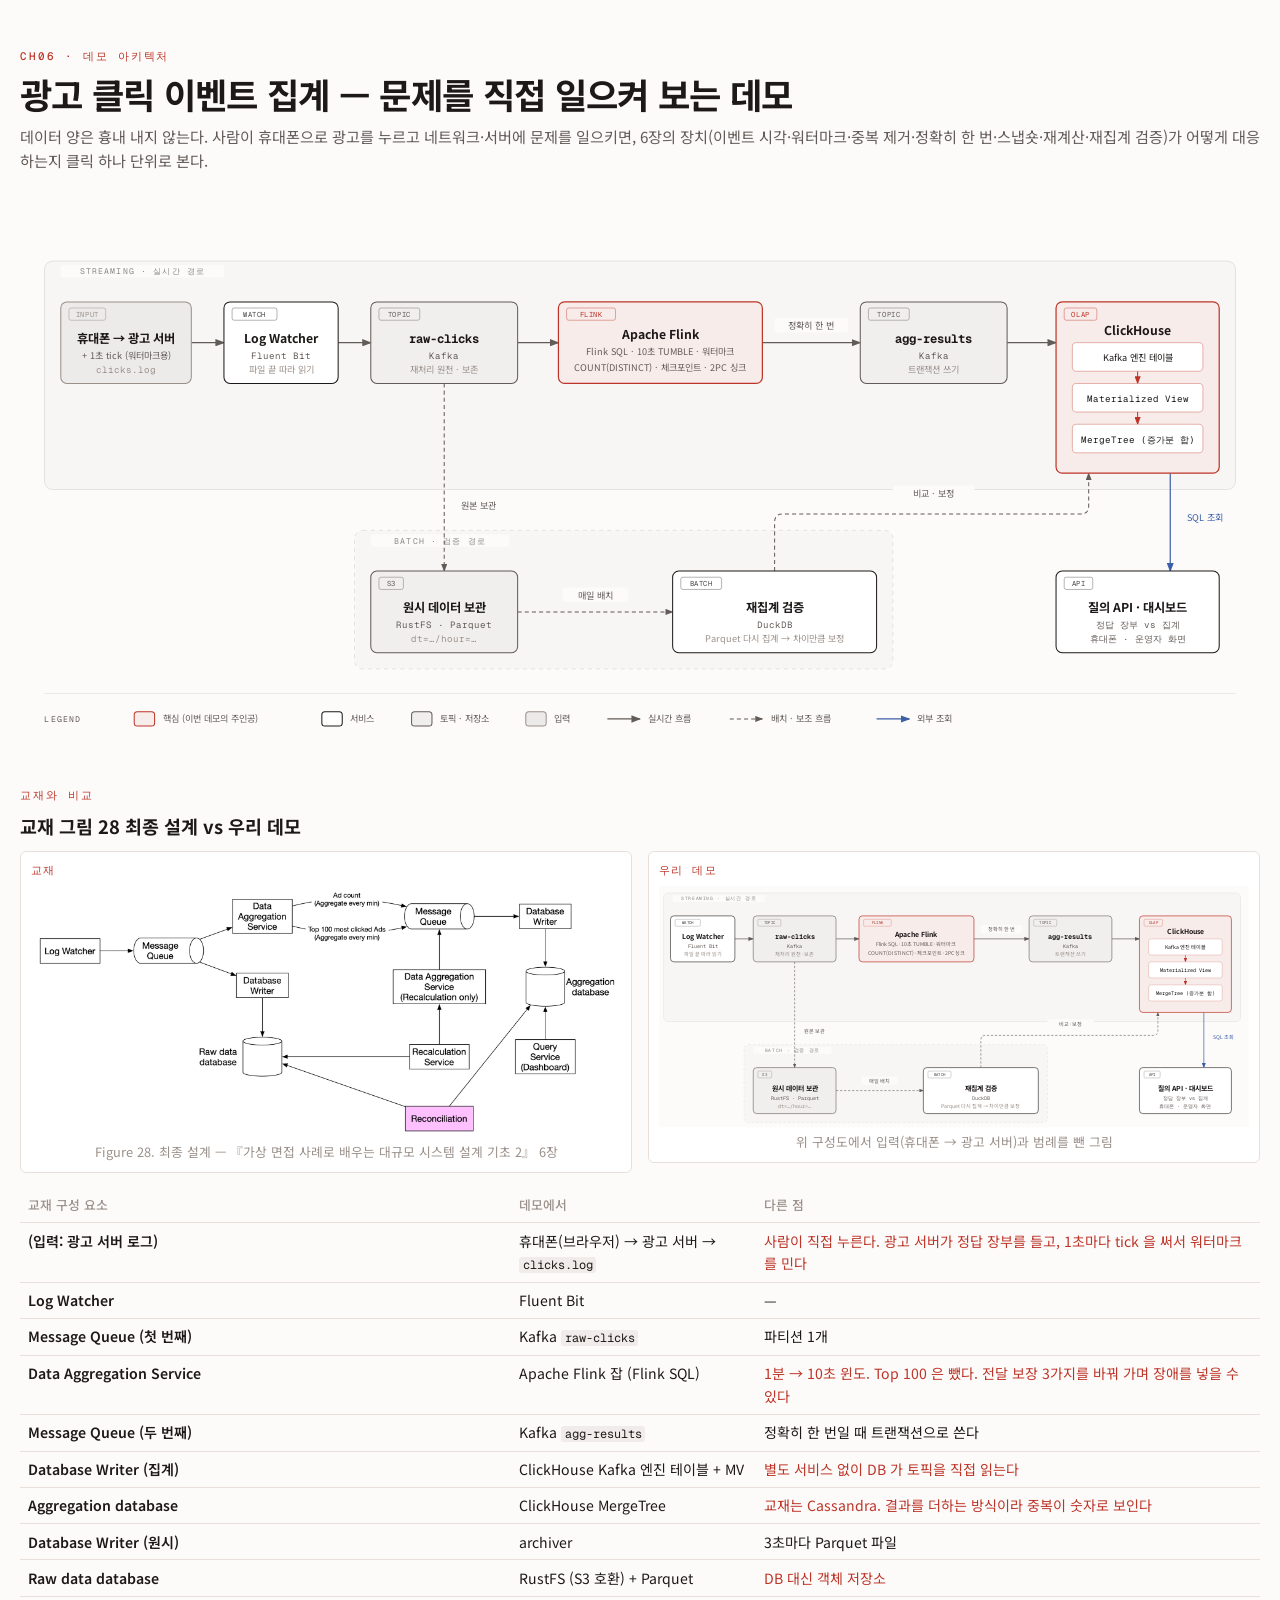
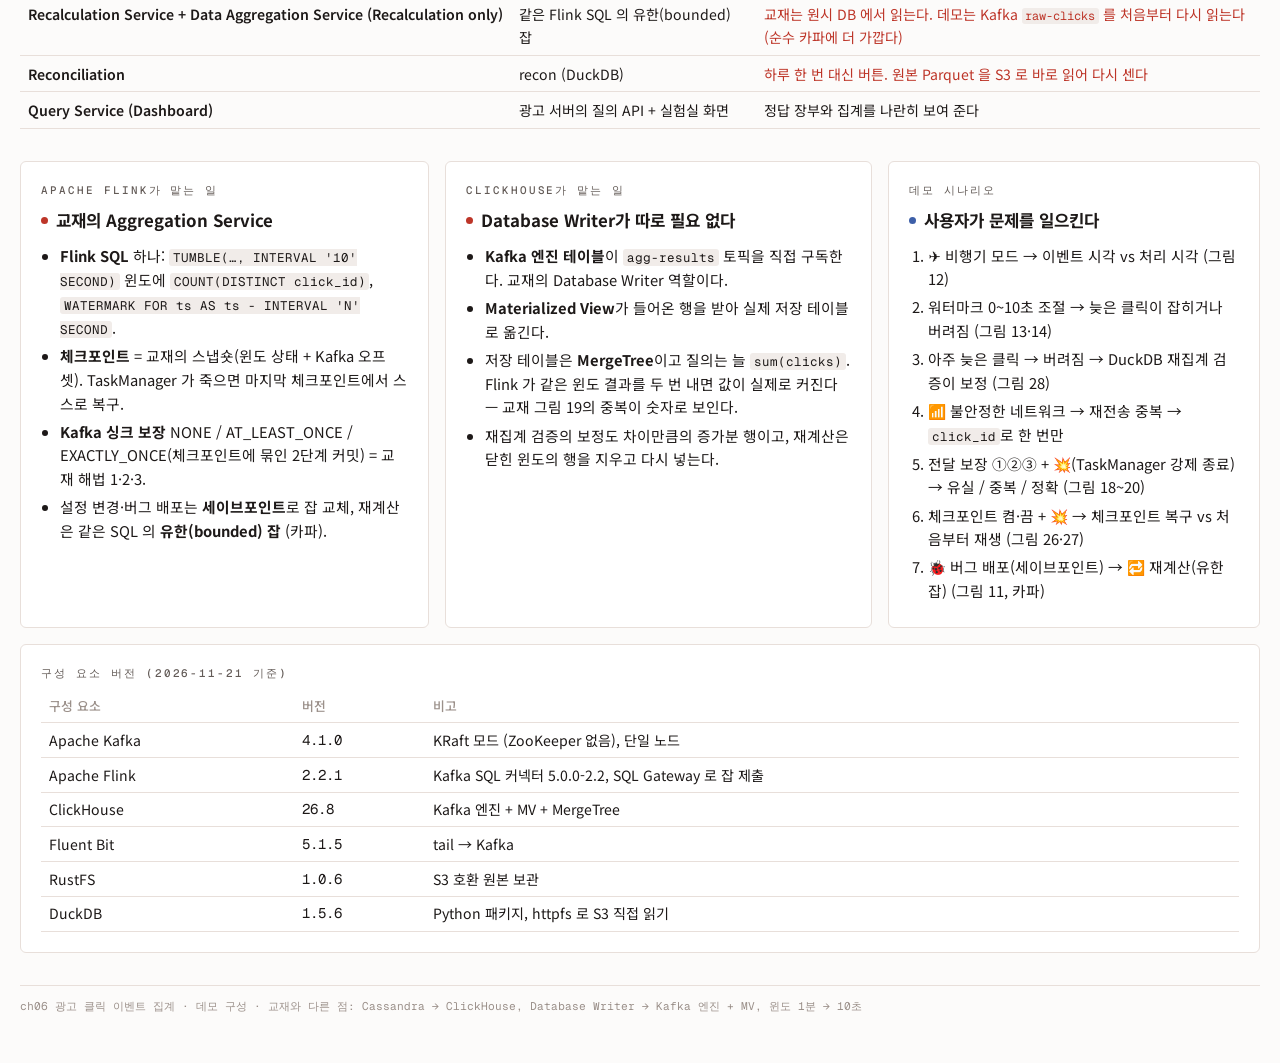
<file: ch06/architecture.html>
<!DOCTYPE html>
<html lang="ko">
<head>
  <meta charset="UTF-8">
  <meta name="viewport" content="width=device-width, initial-scale=1.0">
  <title>광고 클릭 집계 데모</title>
  <link href="https://fonts.googleapis.com/css2?family=Noto+Sans+KR:wght@400;500;700&family=Geist+Mono:wght@400;500;600&display=swap" rel="stylesheet">
  <style>
    *, *::before, *::after { box-sizing: border-box; margin: 0; padding: 0; }
    :root {
      --paper: #fcfbfa;
      --surface: #ffffff;
      --ink: #1d1918;
      --muted: #635b57;
      --soft: #9b908a;
      --rule: #e8dfda;
      --accent: #bd3528;
      --link: #3D5FA8;
      --font-sans: 'Noto Sans KR', 'Apple SD Gothic Neo', system-ui, sans-serif;
      --font-mono: 'Geist Mono', ui-monospace, monospace;
    }
    body {
      font-family: var(--font-sans);
      background: var(--paper);
      color: var(--ink);
      padding: 3rem 1rem;
      line-height: 1.6;
    }
    .frame { max-width: 1240px; margin: 0 auto; }
    .eyebrow {
      font-family: var(--font-mono);
      font-size: 0.68rem;
      font-weight: 500;
      letter-spacing: 0.18em;
      text-transform: uppercase;
      color: var(--accent);
      margin-bottom: 0.5rem;
    }
    h1 { font-size: clamp(1.6rem, 2.4vw + 0.75rem, 2.2rem); font-weight: 700; letter-spacing: -0.02em; line-height: 1.2; }
    .sub { color: var(--muted); margin: 0.5rem 0 2rem; font-size: 0.95rem; }
    .scroll { overflow-x: auto; }
    svg { width: 100%; min-width: 960px; display: block; }
    .cards { display: grid; grid-template-columns: 1.1fr 1.15fr 1fr; gap: 1rem; margin-top: 2rem; }
    @media (max-width: 760px) { .cards { grid-template-columns: 1fr; } }
    .card { background: var(--surface); border: 1px solid var(--rule); border-radius: 6px; padding: 1.25rem; }
    .card .eyebrow { color: var(--muted); }
    .card h3 { font-size: 1.05rem; margin-bottom: 0.6rem; display: flex; align-items: center; gap: 0.5rem; }
    .dot { width: 7px; height: 7px; border-radius: 50%; display: inline-block; }
    .dot.accent { background: var(--accent); }
    .dot.link { background: var(--link); }
    .card ol, .card ul { padding-left: 1.2rem; font-size: 0.92rem; }
    .card li { margin: 0.3rem 0; }
    code { font-family: var(--font-mono); font-size: 0.85em; background: #f1ece9; padding: 0 0.3em; border-radius: 3px; }
    .book { margin-top: 2rem; }
    .book h2 { font-size: 1.15rem; margin-bottom: 0.4rem; }
    .book .side { display: grid; grid-template-columns: 1fr 1fr; gap: 1rem; align-items: start; margin: 0.6rem 0 1rem; }
    @media (max-width: 900px) { .book .side { grid-template-columns: 1fr; } }
    .book figure { margin: 0; text-align: center; background: #fff; border: 1px solid var(--rule); border-radius: 6px; padding: 0.6rem; }
    .book .side-label { font-family: var(--font-mono); font-size: 0.7rem; letter-spacing: 0.14em; color: var(--accent); text-align: left; margin-bottom: 0.4rem; }
    .book .cmp-wrap svg.cmp-svg { min-width: 0; width: 100%; height: auto; }
    .book img { max-width: 100%; height: auto; display: block; margin: 0 auto; }
    .book figcaption { font-size: 0.8rem; color: var(--soft); margin-top: 0.3rem; }
    .book table { width: 100%; border-collapse: collapse; font-size: 0.88rem; }
    .book th, .book td { text-align: left; padding: 0.4rem 0.5rem; border-bottom: 1px solid var(--rule); vertical-align: top; }
    .book th { color: var(--soft); font-weight: 500; font-size: 0.8rem; }
    .book td:first-child { white-space: nowrap; font-weight: 600; }
    .book .diff { color: var(--accent); }
    .versions { margin-top: 1rem; }
    .versions table { width: 100%; border-collapse: collapse; font-size: 0.88rem; }
    .versions th, .versions td { text-align: left; padding: 0.35rem 0.5rem; border-bottom: 1px solid var(--rule); }
    .versions th { color: var(--soft); font-weight: 500; font-size: 0.8rem; }
    .versions td.v { font-family: var(--font-mono); white-space: nowrap; }
    footer { margin-top: 2rem; padding-top: 0.75rem; border-top: 1px solid var(--rule); font-family: var(--font-mono); font-size: 0.7rem; color: var(--soft); }
  </style>
</head>
<body>
  <div class="frame">
    <p class="eyebrow">ch06 · 데모 아키텍처</p>
    <h1>광고 클릭 이벤트 집계 — 문제를 직접 일으켜 보는 데모</h1>
    <p class="sub">데이터 양은 흉내 내지 않는다. 사람이 휴대폰으로 광고를 누르고 네트워크·서버에 문제를 일으키면, 6장의 장치(이벤트 시각·워터마크·중복 제거·정확히 한 번·스냅숏·재계산·재집계 검증)가 어떻게 대응하는지 클릭 하나 단위로 본다.</p>

    <div class="scroll">
    <svg viewBox="0 0 1216 540" xmlns="http://www.w3.org/2000/svg" role="img" aria-labelledby="ch06-demo-title ch06-demo-desc">
      <title id="ch06-demo-title">광고 클릭 이벤트 집계 데모 아키텍처</title>
      <desc id="ch06-demo-desc">휴대폰 클릭이 광고 서버 로그와 Fluent Bit, Kafka를 거쳐 Apache Flink 잡에서 10초 윈도로 집계되고, 결과 토픽을 ClickHouse가 Kafka 엔진으로 직접 받아 저장하며, 원시 이벤트는 RustFS에 Parquet로 보관했다가 DuckDB 배치가 매일 재집계해 ClickHouse 결과를 비교·보정하는 구조.</desc>
      <defs>
        <marker id="arrow" markerWidth="8" markerHeight="6" refX="7" refY="3" orient="auto"><polygon points="0 0, 8 3, 0 6" fill="#635b57"/></marker>
        <marker id="arrow-accent" markerWidth="8" markerHeight="6" refX="7" refY="3" orient="auto"><polygon points="0 0, 8 3, 0 6" fill="#bd3528"/></marker>
        <marker id="arrow-link" markerWidth="8" markerHeight="6" refX="7" refY="3" orient="auto"><polygon points="0 0, 8 3, 0 6" fill="#3D5FA8"/></marker>
      </defs>

      <rect width="100%" height="100%" fill="#fcfbfa"/>

      <!-- ===== Zones ===== -->
      <rect x="24" y="56" width="1168" height="224" rx="8" fill="rgba(29,25,24,0.02)" stroke="rgba(29,25,24,0.12)" stroke-width="0.8"/>
      <rect x="40" y="60" width="160" height="12" rx="2" fill="#fcfbfa"/>
      <text x="120" y="69" fill="rgba(29,25,24,0.50)" font-size="8" font-family="'Geist Mono', monospace" text-anchor="middle" letter-spacing="0.14em">STREAMING · 실시간 경로</text>

      <rect x="328" y="320" width="528" height="136" rx="8" fill="rgba(29,25,24,0.02)" stroke="rgba(29,25,24,0.12)" stroke-width="0.8" stroke-dasharray="4,4"/>
      <rect x="344" y="324" width="136" height="12" rx="2" fill="#fcfbfa"/>
      <text x="412" y="333" fill="rgba(29,25,24,0.50)" font-size="8" font-family="'Geist Mono', monospace" text-anchor="middle" letter-spacing="0.14em">BATCH · 검증 경로</text>

      <!-- ===== Arrows (drawn before nodes) ===== -->
      <line x1="168" y1="136" x2="200" y2="136" stroke="#635b57" stroke-width="1.2" marker-end="url(#arrow)"/>
      <line x1="312" y1="136" x2="344" y2="136" stroke="#635b57" stroke-width="1.2" marker-end="url(#arrow)"/>
      <line x1="488" y1="136" x2="528" y2="136" stroke="#635b57" stroke-width="1.2" marker-end="url(#arrow)"/>

      <line x1="728" y1="136" x2="824" y2="136" stroke="#635b57" stroke-width="1.2" marker-end="url(#arrow)"/>
      <rect x="740" y="112" width="72" height="14" rx="2" fill="#fcfbfa"/>
      <text x="776" y="123" fill="#635b57" font-size="9" font-family="'Noto Sans KR', sans-serif" text-anchor="middle">정확히 한 번</text>

      <line x1="968" y1="136" x2="1016" y2="136" stroke="#635b57" stroke-width="1.2" marker-end="url(#arrow)"/>

      <!-- ClickHouse -> Query API -->
      <line x1="1128" y1="264" x2="1128" y2="360" stroke="#3D5FA8" stroke-width="1.2" marker-end="url(#arrow-link)"/>
      <rect x="1136" y="300" width="52" height="14" rx="2" fill="#fcfbfa"/>
      <text x="1162" y="311" fill="#3D5FA8" font-size="9" font-family="'Noto Sans KR', sans-serif" text-anchor="middle">SQL 조회</text>

      <!-- raw-clicks -> RustFS -->
      <line x1="416" y1="176" x2="416" y2="360" stroke="#635b57" stroke-width="1" stroke-dasharray="4,3" marker-end="url(#arrow)"/>
      <rect x="424" y="288" width="52" height="14" rx="2" fill="#fcfbfa"/>
      <text x="450" y="299" fill="#635b57" font-size="9" font-family="'Noto Sans KR', sans-serif" text-anchor="middle">원본 보관</text>

      <!-- RustFS -> DuckDB -->
      <line x1="488" y1="400" x2="640" y2="400" stroke="#635b57" stroke-width="1" stroke-dasharray="4,3" marker-end="url(#arrow)"/>
      <rect x="532" y="376" width="64" height="14" rx="2" fill="#fcfbfa"/>
      <text x="564" y="387" fill="#635b57" font-size="9" font-family="'Noto Sans KR', sans-serif" text-anchor="middle">매일 배치</text>

      <!-- DuckDB -> ClickHouse (reconcile) -->
      <path d="M 740,360 V 312 Q 740,304 748,304 H 1040 Q 1048,304 1048,296 V 264" fill="none" stroke="#635b57" stroke-width="1" stroke-dasharray="4,3" marker-end="url(#arrow)"/>
      <rect x="856" y="276" width="80" height="14" rx="2" fill="#fcfbfa"/>
      <text x="896" y="287" fill="#635b57" font-size="9" font-family="'Noto Sans KR', sans-serif" text-anchor="middle">비교 · 보정</text>

      <!-- ===== Nodes ===== -->

      <!-- 1. Click Generator (input) -->
      <rect x="40" y="96" width="128" height="80" rx="6" fill="#fcfbfa"/>
      <rect x="40" y="96" width="128" height="80" rx="6" fill="rgba(99,91,87,0.10)" stroke="#9b908a" stroke-width="1"/>
      <rect x="48" y="102" width="36" height="12" rx="2" fill="transparent" stroke="rgba(155,144,138,0.6)" stroke-width="0.8"/>
      <text x="66" y="111" fill="#9b908a" font-size="7" font-family="'Geist Mono', monospace" text-anchor="middle" letter-spacing="0.08em">INPUT</text>
      <text x="104" y="136" fill="#1d1918" font-size="12" font-weight="700" font-family="'Noto Sans KR', sans-serif" text-anchor="middle">휴대폰 → 광고 서버</text>
      <text x="104" y="152" fill="#635b57" font-size="9" font-family="'Noto Sans KR', sans-serif" text-anchor="middle">+ 1초 tick (워터마크용)</text>
      <text x="104" y="166" fill="#9b908a" font-size="9" font-family="'Geist Mono', monospace" text-anchor="middle">clicks.log</text>

      <!-- 2. Fluent Bit (log watcher) -->
      <rect x="200" y="96" width="112" height="80" rx="6" fill="#fcfbfa"/>
      <rect x="200" y="96" width="112" height="80" rx="6" fill="#ffffff" stroke="#1d1918" stroke-width="1"/>
      <rect x="208" y="102" width="44" height="12" rx="2" fill="transparent" stroke="rgba(29,25,24,0.40)" stroke-width="0.8"/>
      <text x="230" y="111" fill="rgba(29,25,24,0.8)" font-size="7" font-family="'Geist Mono', monospace" text-anchor="middle" letter-spacing="0.08em">WATCH</text>
      <text x="256" y="136" fill="#1d1918" font-size="12" font-weight="700" font-family="'Noto Sans KR', sans-serif" text-anchor="middle">Log Watcher</text>
      <text x="256" y="152" fill="#635b57" font-size="9" font-family="'Geist Mono', monospace" text-anchor="middle">Fluent Bit</text>
      <text x="256" y="166" fill="#9b908a" font-size="9" font-family="'Noto Sans KR', sans-serif" text-anchor="middle">파일 끝 따라 읽기</text>

      <!-- 3. raw-clicks topic -->
      <rect x="344" y="96" width="144" height="80" rx="6" fill="#fcfbfa"/>
      <rect x="344" y="96" width="144" height="80" rx="6" fill="rgba(29,25,24,0.05)" stroke="#635b57" stroke-width="1"/>
      <rect x="352" y="102" width="40" height="12" rx="2" fill="transparent" stroke="rgba(99,91,87,0.5)" stroke-width="0.8"/>
      <text x="372" y="111" fill="#635b57" font-size="7" font-family="'Geist Mono', monospace" text-anchor="middle" letter-spacing="0.08em">TOPIC</text>
      <text x="416" y="136" fill="#1d1918" font-size="12" font-weight="700" font-family="'Geist Mono', monospace" text-anchor="middle">raw-clicks</text>
      <text x="416" y="152" fill="#635b57" font-size="9" font-family="'Geist Mono', monospace" text-anchor="middle">Kafka</text>
      <text x="416" y="166" fill="#9b908a" font-size="9" font-family="'Noto Sans KR', sans-serif" text-anchor="middle">재처리 원천 · 보존</text>

      <!-- 4. Aggregation Service (focal) -->
      <rect x="528" y="96" width="200" height="80" rx="6" fill="#fcfbfa"/>
      <rect x="528" y="96" width="200" height="80" rx="6" fill="rgba(189,53,40,0.07)" stroke="#bd3528" stroke-width="1.2"/>
      <rect x="536" y="102" width="48" height="12" rx="2" fill="transparent" stroke="rgba(189,53,40,0.5)" stroke-width="0.8"/>
      <text x="560" y="111" fill="#bd3528" font-size="7" font-family="'Geist Mono', monospace" text-anchor="middle" letter-spacing="0.08em">FLINK</text>
      <text x="628" y="132" fill="#1d1918" font-size="12" font-weight="700" font-family="'Noto Sans KR', sans-serif" text-anchor="middle">Apache Flink</text>
      <text x="628" y="148" fill="#635b57" font-size="9" font-family="'Noto Sans KR', sans-serif" text-anchor="middle">Flink SQL · 10초 TUMBLE · 워터마크</text>
      <text x="628" y="164" fill="#635b57" font-size="9" font-family="'Noto Sans KR', sans-serif" text-anchor="middle">COUNT(DISTINCT) · 체크포인트 · 2PC 싱크</text>

      <!-- 5. agg-results topic -->
      <rect x="824" y="96" width="144" height="80" rx="6" fill="#fcfbfa"/>
      <rect x="824" y="96" width="144" height="80" rx="6" fill="rgba(29,25,24,0.05)" stroke="#635b57" stroke-width="1"/>
      <rect x="832" y="102" width="40" height="12" rx="2" fill="transparent" stroke="rgba(99,91,87,0.5)" stroke-width="0.8"/>
      <text x="852" y="111" fill="#635b57" font-size="7" font-family="'Geist Mono', monospace" text-anchor="middle" letter-spacing="0.08em">TOPIC</text>
      <text x="896" y="136" fill="#1d1918" font-size="12" font-weight="700" font-family="'Geist Mono', monospace" text-anchor="middle">agg-results</text>
      <text x="896" y="152" fill="#635b57" font-size="9" font-family="'Geist Mono', monospace" text-anchor="middle">Kafka</text>
      <text x="896" y="166" fill="#9b908a" font-size="9" font-family="'Noto Sans KR', sans-serif" text-anchor="middle">트랜잭션 쓰기</text>

      <!-- 6. ClickHouse (focal, with internals) -->
      <rect x="1016" y="96" width="160" height="168" rx="6" fill="#fcfbfa"/>
      <rect x="1016" y="96" width="160" height="168" rx="6" fill="rgba(189,53,40,0.07)" stroke="#bd3528" stroke-width="1.2"/>
      <rect x="1024" y="102" width="32" height="12" rx="2" fill="transparent" stroke="rgba(189,53,40,0.5)" stroke-width="0.8"/>
      <text x="1040" y="111" fill="#bd3528" font-size="7" font-family="'Geist Mono', monospace" text-anchor="middle" letter-spacing="0.08em">OLAP</text>
      <text x="1096" y="128" fill="#1d1918" font-size="12" font-weight="700" font-family="'Noto Sans KR', sans-serif" text-anchor="middle">ClickHouse</text>
      <!-- internal chips -->
      <line x1="1096" y1="164" x2="1096" y2="176" stroke="#bd3528" stroke-width="1" marker-end="url(#arrow-accent)"/>
      <line x1="1096" y1="204" x2="1096" y2="216" stroke="#bd3528" stroke-width="1" marker-end="url(#arrow-accent)"/>
      <rect x="1032" y="136" width="128" height="28" rx="4" fill="#ffffff" stroke="rgba(189,53,40,0.45)" stroke-width="0.8"/>
      <text x="1096" y="154" fill="#1d1918" font-size="9" font-family="'Noto Sans KR', sans-serif" text-anchor="middle">Kafka 엔진 테이블</text>
      <rect x="1032" y="176" width="128" height="28" rx="4" fill="#ffffff" stroke="rgba(189,53,40,0.45)" stroke-width="0.8"/>
      <text x="1096" y="194" fill="#1d1918" font-size="9" font-family="'Geist Mono', monospace" text-anchor="middle">Materialized View</text>
      <rect x="1032" y="216" width="128" height="28" rx="4" fill="#ffffff" stroke="rgba(189,53,40,0.45)" stroke-width="0.8"/>
      <text x="1096" y="234" fill="#1d1918" font-size="9" font-family="'Geist Mono', monospace" text-anchor="middle">MergeTree (증가분 합)</text>

      <!-- 7. Query API + dashboard -->
      <rect x="1016" y="360" width="160" height="80" rx="6" fill="#fcfbfa"/>
      <rect x="1016" y="360" width="160" height="80" rx="6" fill="#ffffff" stroke="#1d1918" stroke-width="1"/>
      <rect x="1024" y="366" width="28" height="12" rx="2" fill="transparent" stroke="rgba(29,25,24,0.40)" stroke-width="0.8"/>
      <text x="1038" y="375" fill="rgba(29,25,24,0.8)" font-size="7" font-family="'Geist Mono', monospace" text-anchor="middle" letter-spacing="0.08em">API</text>
      <text x="1096" y="400" fill="#1d1918" font-size="12" font-weight="700" font-family="'Noto Sans KR', sans-serif" text-anchor="middle">질의 API · 대시보드</text>
      <text x="1096" y="416" fill="#635b57" font-size="9" font-family="'Geist Mono', monospace" text-anchor="middle">정답 장부 vs 집계</text>
      <text x="1096" y="430" fill="#635b57" font-size="9" font-family="'Geist Mono', monospace" text-anchor="middle">휴대폰 · 운영자 화면</text>

      <!-- 8. RustFS raw archive -->
      <rect x="344" y="360" width="144" height="80" rx="6" fill="#fcfbfa"/>
      <rect x="344" y="360" width="144" height="80" rx="6" fill="rgba(29,25,24,0.05)" stroke="#635b57" stroke-width="1"/>
      <rect x="352" y="366" width="24" height="12" rx="2" fill="transparent" stroke="rgba(99,91,87,0.5)" stroke-width="0.8"/>
      <text x="364" y="375" fill="#635b57" font-size="7" font-family="'Geist Mono', monospace" text-anchor="middle" letter-spacing="0.08em">S3</text>
      <text x="416" y="400" fill="#1d1918" font-size="12" font-weight="700" font-family="'Noto Sans KR', sans-serif" text-anchor="middle">원시 데이터 보관</text>
      <text x="416" y="416" fill="#635b57" font-size="9" font-family="'Geist Mono', monospace" text-anchor="middle">RustFS · Parquet</text>
      <text x="416" y="430" fill="#9b908a" font-size="9" font-family="'Geist Mono', monospace" text-anchor="middle">dt=…/hour=…</text>

      <!-- 9. DuckDB reconciliation -->
      <rect x="640" y="360" width="200" height="80" rx="6" fill="#fcfbfa"/>
      <rect x="640" y="360" width="200" height="80" rx="6" fill="#ffffff" stroke="#1d1918" stroke-width="1"/>
      <rect x="648" y="366" width="40" height="12" rx="2" fill="transparent" stroke="rgba(29,25,24,0.40)" stroke-width="0.8"/>
      <text x="668" y="375" fill="rgba(29,25,24,0.8)" font-size="7" font-family="'Geist Mono', monospace" text-anchor="middle" letter-spacing="0.08em">BATCH</text>
      <text x="740" y="400" fill="#1d1918" font-size="12" font-weight="700" font-family="'Noto Sans KR', sans-serif" text-anchor="middle">재집계 검증</text>
      <text x="740" y="416" fill="#635b57" font-size="9" font-family="'Geist Mono', monospace" text-anchor="middle">DuckDB</text>
      <text x="740" y="430" fill="#9b908a" font-size="9" font-family="'Noto Sans KR', sans-serif" text-anchor="middle">Parquet 다시 집계 → 차이만큼 보정</text>

      <!-- ===== Legend ===== -->
      <line x1="24" y1="480" x2="1192" y2="480" stroke="rgba(29,25,24,0.10)" stroke-width="0.8"/>
      <text x="24" y="508" fill="#635b57" font-size="8" font-family="'Geist Mono', monospace" letter-spacing="0.14em">LEGEND</text>

      <rect x="112" y="498" width="20" height="14" rx="3" fill="rgba(189,53,40,0.07)" stroke="#bd3528" stroke-width="1"/>
      <text x="140" y="508" fill="#635b57" font-size="9" font-family="'Noto Sans KR', sans-serif">핵심 (이번 데모의 주인공)</text>

      <rect x="296" y="498" width="20" height="14" rx="3" fill="#ffffff" stroke="#1d1918" stroke-width="1"/>
      <text x="324" y="508" fill="#635b57" font-size="9" font-family="'Noto Sans KR', sans-serif">서비스</text>

      <rect x="384" y="498" width="20" height="14" rx="3" fill="rgba(29,25,24,0.05)" stroke="#635b57" stroke-width="1"/>
      <text x="412" y="508" fill="#635b57" font-size="9" font-family="'Noto Sans KR', sans-serif">토픽 · 저장소</text>

      <rect x="496" y="498" width="20" height="14" rx="3" fill="rgba(99,91,87,0.10)" stroke="#9b908a" stroke-width="1"/>
      <text x="524" y="508" fill="#635b57" font-size="9" font-family="'Noto Sans KR', sans-serif">입력</text>

      <line x1="576" y1="505" x2="608" y2="505" stroke="#635b57" stroke-width="1.2" marker-end="url(#arrow)"/>
      <text x="616" y="508" fill="#635b57" font-size="9" font-family="'Noto Sans KR', sans-serif">실시간 흐름</text>

      <line x1="696" y1="505" x2="728" y2="505" stroke="#635b57" stroke-width="1" stroke-dasharray="4,3" marker-end="url(#arrow)"/>
      <text x="736" y="508" fill="#635b57" font-size="9" font-family="'Noto Sans KR', sans-serif">배치 · 보조 흐름</text>

      <line x1="840" y1="505" x2="872" y2="505" stroke="#3D5FA8" stroke-width="1.2" marker-end="url(#arrow-link)"/>
      <text x="880" y="508" fill="#635b57" font-size="9" font-family="'Noto Sans KR', sans-serif">외부 조회</text>
    </svg>
    </div>

    <section class="book">
      <p class="eyebrow">교재와 비교</p>
      <h2>교재 그림 28 최종 설계 vs 우리 데모</h2>
      <div class="side">
        <figure>
          <p class="side-label">교재</p>
          <img src="[data-uri]" alt="교재 Figure 28 최종 설계: Log Watcher, 두 개의 Message Queue, Data Aggregation Service, Database Writer 두 개, Raw data database, Aggregation database, Recalculation Service, Reconciliation, Query Service">
          <figcaption>Figure 28. 최종 설계 — 『가상 면접 사례로 배우는 대규모 시스템 설계 기초 2』 6장</figcaption>
        </figure>
        <figure>
          <p class="side-label">우리 데모</p>
          <div class="cmp-wrap"><svg class="cmp-svg" viewBox="180 44 1028 420" xmlns="http://www.w3.org/2000/svg" role="img" aria-labelledby="ch06-demo-cmp-title ch06-demo-cmp-desc">
      <title id="ch06-demo-cmp-title">광고 클릭 이벤트 집계 데모 아키텍처</title>
      <desc id="ch06-demo-cmp-desc">Fluent Bit 이 읽은 클릭 로그가 Kafka 를 거쳐 Apache Flink 잡에서 10초 윈도로 집계되고, ClickHouse 가 Kafka 엔진으로 결과를 받아 저장하며, 원시 이벤트는 RustFS 에 Parquet 로 보관했다가 DuckDB 재집계 검증이 ClickHouse 결과를 비교·보정하는 구조.</desc>
      <defs>
        <marker id="cmp-arrow" markerWidth="8" markerHeight="6" refX="7" refY="3" orient="auto"><polygon points="0 0, 8 3, 0 6" fill="#635b57"/></marker>
        <marker id="cmp-arrow-accent" markerWidth="8" markerHeight="6" refX="7" refY="3" orient="auto"><polygon points="0 0, 8 3, 0 6" fill="#bd3528"/></marker>
        <marker id="cmp-arrow-link" markerWidth="8" markerHeight="6" refX="7" refY="3" orient="auto"><polygon points="0 0, 8 3, 0 6" fill="#3D5FA8"/></marker>
      </defs>

      <rect x="180" y="44" width="1028" height="420" fill="#fcfbfa"/>

      <!-- ===== Zones ===== -->
      <rect x="188" y="56" width="1004" height="224" rx="8" fill="rgba(29,25,24,0.02)" stroke="rgba(29,25,24,0.12)" stroke-width="0.8"/>
      <rect x="204" y="60" width="160" height="12" rx="2" fill="#fcfbfa"/>
      <text x="284" y="69" fill="rgba(29,25,24,0.50)" font-size="8" font-family="'Geist Mono', monospace" text-anchor="middle" letter-spacing="0.14em">STREAMING · 실시간 경로</text>

      <rect x="328" y="320" width="528" height="136" rx="8" fill="rgba(29,25,24,0.02)" stroke="rgba(29,25,24,0.12)" stroke-width="0.8" stroke-dasharray="4,4"/>
      <rect x="344" y="324" width="136" height="12" rx="2" fill="#fcfbfa"/>
      <text x="412" y="333" fill="rgba(29,25,24,0.50)" font-size="8" font-family="'Geist Mono', monospace" text-anchor="middle" letter-spacing="0.14em">BATCH · 검증 경로</text>

      <!-- ===== Arrows (drawn before nodes) ===== -->
      
      <line x1="312" y1="136" x2="344" y2="136" stroke="#635b57" stroke-width="1.2" marker-end="url(#cmp-arrow)"/>
      <line x1="488" y1="136" x2="528" y2="136" stroke="#635b57" stroke-width="1.2" marker-end="url(#cmp-arrow)"/>

      <line x1="728" y1="136" x2="824" y2="136" stroke="#635b57" stroke-width="1.2" marker-end="url(#cmp-arrow)"/>
      <rect x="740" y="112" width="72" height="14" rx="2" fill="#fcfbfa"/>
      <text x="776" y="123" fill="#635b57" font-size="9" font-family="'Noto Sans KR', sans-serif" text-anchor="middle">정확히 한 번</text>

      <line x1="968" y1="136" x2="1016" y2="136" stroke="#635b57" stroke-width="1.2" marker-end="url(#cmp-arrow)"/>

      <!-- ClickHouse -> Query API -->
      <line x1="1128" y1="264" x2="1128" y2="360" stroke="#3D5FA8" stroke-width="1.2" marker-end="url(#cmp-arrow-link)"/>
      <rect x="1136" y="300" width="52" height="14" rx="2" fill="#fcfbfa"/>
      <text x="1162" y="311" fill="#3D5FA8" font-size="9" font-family="'Noto Sans KR', sans-serif" text-anchor="middle">SQL 조회</text>

      <!-- raw-clicks -> RustFS -->
      <line x1="416" y1="176" x2="416" y2="360" stroke="#635b57" stroke-width="1" stroke-dasharray="4,3" marker-end="url(#cmp-arrow)"/>
      <rect x="424" y="288" width="52" height="14" rx="2" fill="#fcfbfa"/>
      <text x="450" y="299" fill="#635b57" font-size="9" font-family="'Noto Sans KR', sans-serif" text-anchor="middle">원본 보관</text>

      <!-- RustFS -> DuckDB -->
      <line x1="488" y1="400" x2="640" y2="400" stroke="#635b57" stroke-width="1" stroke-dasharray="4,3" marker-end="url(#cmp-arrow)"/>
      <rect x="532" y="376" width="64" height="14" rx="2" fill="#fcfbfa"/>
      <text x="564" y="387" fill="#635b57" font-size="9" font-family="'Noto Sans KR', sans-serif" text-anchor="middle">매일 배치</text>

      <!-- DuckDB -> ClickHouse (reconcile) -->
      <path d="M 740,360 V 312 Q 740,304 748,304 H 1040 Q 1048,304 1048,296 V 264" fill="none" stroke="#635b57" stroke-width="1" stroke-dasharray="4,3" marker-end="url(#cmp-arrow)"/>
      <rect x="856" y="276" width="80" height="14" rx="2" fill="#fcfbfa"/>
      <text x="896" y="287" fill="#635b57" font-size="9" font-family="'Noto Sans KR', sans-serif" text-anchor="middle">비교 · 보정</text>

      <!-- ===== Nodes ===== -->

      <!-- 2. Fluent Bit (log watcher) -->
      <rect x="200" y="96" width="112" height="80" rx="6" fill="#fcfbfa"/>
      <rect x="200" y="96" width="112" height="80" rx="6" fill="#ffffff" stroke="#1d1918" stroke-width="1"/>
      <rect x="208" y="102" width="44" height="12" rx="2" fill="transparent" stroke="rgba(29,25,24,0.40)" stroke-width="0.8"/>
      <text x="230" y="111" fill="rgba(29,25,24,0.8)" font-size="7" font-family="'Geist Mono', monospace" text-anchor="middle" letter-spacing="0.08em">WATCH</text>
      <text x="256" y="136" fill="#1d1918" font-size="12" font-weight="700" font-family="'Noto Sans KR', sans-serif" text-anchor="middle">Log Watcher</text>
      <text x="256" y="152" fill="#635b57" font-size="9" font-family="'Geist Mono', monospace" text-anchor="middle">Fluent Bit</text>
      <text x="256" y="166" fill="#9b908a" font-size="9" font-family="'Noto Sans KR', sans-serif" text-anchor="middle">파일 끝 따라 읽기</text>

      <!-- 3. raw-clicks topic -->
      <rect x="344" y="96" width="144" height="80" rx="6" fill="#fcfbfa"/>
      <rect x="344" y="96" width="144" height="80" rx="6" fill="rgba(29,25,24,0.05)" stroke="#635b57" stroke-width="1"/>
      <rect x="352" y="102" width="40" height="12" rx="2" fill="transparent" stroke="rgba(99,91,87,0.5)" stroke-width="0.8"/>
      <text x="372" y="111" fill="#635b57" font-size="7" font-family="'Geist Mono', monospace" text-anchor="middle" letter-spacing="0.08em">TOPIC</text>
      <text x="416" y="136" fill="#1d1918" font-size="12" font-weight="700" font-family="'Geist Mono', monospace" text-anchor="middle">raw-clicks</text>
      <text x="416" y="152" fill="#635b57" font-size="9" font-family="'Geist Mono', monospace" text-anchor="middle">Kafka</text>
      <text x="416" y="166" fill="#9b908a" font-size="9" font-family="'Noto Sans KR', sans-serif" text-anchor="middle">재처리 원천 · 보존</text>

      <!-- 4. Aggregation Service (focal) -->
      <rect x="528" y="96" width="200" height="80" rx="6" fill="#fcfbfa"/>
      <rect x="528" y="96" width="200" height="80" rx="6" fill="rgba(189,53,40,0.07)" stroke="#bd3528" stroke-width="1.2"/>
      <rect x="536" y="102" width="48" height="12" rx="2" fill="transparent" stroke="rgba(189,53,40,0.5)" stroke-width="0.8"/>
      <text x="560" y="111" fill="#bd3528" font-size="7" font-family="'Geist Mono', monospace" text-anchor="middle" letter-spacing="0.08em">FLINK</text>
      <text x="628" y="132" fill="#1d1918" font-size="12" font-weight="700" font-family="'Noto Sans KR', sans-serif" text-anchor="middle">Apache Flink</text>
      <text x="628" y="148" fill="#635b57" font-size="9" font-family="'Noto Sans KR', sans-serif" text-anchor="middle">Flink SQL · 10초 TUMBLE · 워터마크</text>
      <text x="628" y="164" fill="#635b57" font-size="9" font-family="'Noto Sans KR', sans-serif" text-anchor="middle">COUNT(DISTINCT) · 체크포인트 · 2PC 싱크</text>

      <!-- 5. agg-results topic -->
      <rect x="824" y="96" width="144" height="80" rx="6" fill="#fcfbfa"/>
      <rect x="824" y="96" width="144" height="80" rx="6" fill="rgba(29,25,24,0.05)" stroke="#635b57" stroke-width="1"/>
      <rect x="832" y="102" width="40" height="12" rx="2" fill="transparent" stroke="rgba(99,91,87,0.5)" stroke-width="0.8"/>
      <text x="852" y="111" fill="#635b57" font-size="7" font-family="'Geist Mono', monospace" text-anchor="middle" letter-spacing="0.08em">TOPIC</text>
      <text x="896" y="136" fill="#1d1918" font-size="12" font-weight="700" font-family="'Geist Mono', monospace" text-anchor="middle">agg-results</text>
      <text x="896" y="152" fill="#635b57" font-size="9" font-family="'Geist Mono', monospace" text-anchor="middle">Kafka</text>
      <text x="896" y="166" fill="#9b908a" font-size="9" font-family="'Noto Sans KR', sans-serif" text-anchor="middle">트랜잭션 쓰기</text>

      <!-- 6. ClickHouse (focal, with internals) -->
      <rect x="1016" y="96" width="160" height="168" rx="6" fill="#fcfbfa"/>
      <rect x="1016" y="96" width="160" height="168" rx="6" fill="rgba(189,53,40,0.07)" stroke="#bd3528" stroke-width="1.2"/>
      <rect x="1024" y="102" width="32" height="12" rx="2" fill="transparent" stroke="rgba(189,53,40,0.5)" stroke-width="0.8"/>
      <text x="1040" y="111" fill="#bd3528" font-size="7" font-family="'Geist Mono', monospace" text-anchor="middle" letter-spacing="0.08em">OLAP</text>
      <text x="1096" y="128" fill="#1d1918" font-size="12" font-weight="700" font-family="'Noto Sans KR', sans-serif" text-anchor="middle">ClickHouse</text>
      <!-- internal chips -->
      <line x1="1096" y1="164" x2="1096" y2="176" stroke="#bd3528" stroke-width="1" marker-end="url(#cmp-arrow-accent)"/>
      <line x1="1096" y1="204" x2="1096" y2="216" stroke="#bd3528" stroke-width="1" marker-end="url(#cmp-arrow-accent)"/>
      <rect x="1032" y="136" width="128" height="28" rx="4" fill="#ffffff" stroke="rgba(189,53,40,0.45)" stroke-width="0.8"/>
      <text x="1096" y="154" fill="#1d1918" font-size="9" font-family="'Noto Sans KR', sans-serif" text-anchor="middle">Kafka 엔진 테이블</text>
      <rect x="1032" y="176" width="128" height="28" rx="4" fill="#ffffff" stroke="rgba(189,53,40,0.45)" stroke-width="0.8"/>
      <text x="1096" y="194" fill="#1d1918" font-size="9" font-family="'Geist Mono', monospace" text-anchor="middle">Materialized View</text>
      <rect x="1032" y="216" width="128" height="28" rx="4" fill="#ffffff" stroke="rgba(189,53,40,0.45)" stroke-width="0.8"/>
      <text x="1096" y="234" fill="#1d1918" font-size="9" font-family="'Geist Mono', monospace" text-anchor="middle">MergeTree (증가분 합)</text>

      <!-- 7. Query API + dashboard -->
      <rect x="1016" y="360" width="160" height="80" rx="6" fill="#fcfbfa"/>
      <rect x="1016" y="360" width="160" height="80" rx="6" fill="#ffffff" stroke="#1d1918" stroke-width="1"/>
      <rect x="1024" y="366" width="28" height="12" rx="2" fill="transparent" stroke="rgba(29,25,24,0.40)" stroke-width="0.8"/>
      <text x="1038" y="375" fill="rgba(29,25,24,0.8)" font-size="7" font-family="'Geist Mono', monospace" text-anchor="middle" letter-spacing="0.08em">API</text>
      <text x="1096" y="400" fill="#1d1918" font-size="12" font-weight="700" font-family="'Noto Sans KR', sans-serif" text-anchor="middle">질의 API · 대시보드</text>
      <text x="1096" y="416" fill="#635b57" font-size="9" font-family="'Geist Mono', monospace" text-anchor="middle">정답 장부 vs 집계</text>
      <text x="1096" y="430" fill="#635b57" font-size="9" font-family="'Geist Mono', monospace" text-anchor="middle">휴대폰 · 운영자 화면</text>

      <!-- 8. RustFS raw archive -->
      <rect x="344" y="360" width="144" height="80" rx="6" fill="#fcfbfa"/>
      <rect x="344" y="360" width="144" height="80" rx="6" fill="rgba(29,25,24,0.05)" stroke="#635b57" stroke-width="1"/>
      <rect x="352" y="366" width="24" height="12" rx="2" fill="transparent" stroke="rgba(99,91,87,0.5)" stroke-width="0.8"/>
      <text x="364" y="375" fill="#635b57" font-size="7" font-family="'Geist Mono', monospace" text-anchor="middle" letter-spacing="0.08em">S3</text>
      <text x="416" y="400" fill="#1d1918" font-size="12" font-weight="700" font-family="'Noto Sans KR', sans-serif" text-anchor="middle">원시 데이터 보관</text>
      <text x="416" y="416" fill="#635b57" font-size="9" font-family="'Geist Mono', monospace" text-anchor="middle">RustFS · Parquet</text>
      <text x="416" y="430" fill="#9b908a" font-size="9" font-family="'Geist Mono', monospace" text-anchor="middle">dt=…/hour=…</text>

      <!-- 9. DuckDB reconciliation -->
      <rect x="640" y="360" width="200" height="80" rx="6" fill="#fcfbfa"/>
      <rect x="640" y="360" width="200" height="80" rx="6" fill="#ffffff" stroke="#1d1918" stroke-width="1"/>
      <rect x="648" y="366" width="40" height="12" rx="2" fill="transparent" stroke="rgba(29,25,24,0.40)" stroke-width="0.8"/>
      <text x="668" y="375" fill="rgba(29,25,24,0.8)" font-size="7" font-family="'Geist Mono', monospace" text-anchor="middle" letter-spacing="0.08em">BATCH</text>
      <text x="740" y="400" fill="#1d1918" font-size="12" font-weight="700" font-family="'Noto Sans KR', sans-serif" text-anchor="middle">재집계 검증</text>
      <text x="740" y="416" fill="#635b57" font-size="9" font-family="'Geist Mono', monospace" text-anchor="middle">DuckDB</text>
      <text x="740" y="430" fill="#9b908a" font-size="9" font-family="'Noto Sans KR', sans-serif" text-anchor="middle">Parquet 다시 집계 → 차이만큼 보정</text>

      </svg></div>
          <figcaption>위 구성도에서 입력(휴대폰 → 광고 서버)과 범례를 뺀 그림</figcaption>
        </figure>
      </div>
      <table>
        <thead><tr><th>교재 구성 요소</th><th>데모에서</th><th>다른 점</th></tr></thead>
        <tbody>
          <tr><td>(입력: 광고 서버 로그)</td><td>휴대폰(브라우저) → 광고 서버 → <code>clicks.log</code></td><td class="diff">사람이 직접 누른다. 광고 서버가 정답 장부를 들고, 1초마다 tick 을 써서 워터마크를 민다</td></tr>
          <tr><td>Log Watcher</td><td>Fluent Bit</td><td>—</td></tr>
          <tr><td>Message Queue (첫 번째)</td><td>Kafka <code>raw-clicks</code></td><td>파티션 1개</td></tr>
          <tr><td>Data Aggregation Service</td><td>Apache Flink 잡 (Flink SQL)</td><td class="diff">1분 → 10초 윈도. Top 100 은 뺐다. 전달 보장 3가지를 바꿔 가며 장애를 넣을 수 있다</td></tr>
          <tr><td>Message Queue (두 번째)</td><td>Kafka <code>agg-results</code></td><td>정확히 한 번일 때 트랜잭션으로 쓴다</td></tr>
          <tr><td>Database Writer (집계)</td><td>ClickHouse Kafka 엔진 테이블 + MV</td><td class="diff">별도 서비스 없이 DB 가 토픽을 직접 읽는다</td></tr>
          <tr><td>Aggregation database</td><td>ClickHouse MergeTree</td><td class="diff">교재는 Cassandra. 결과를 더하는 방식이라 중복이 숫자로 보인다</td></tr>
          <tr><td>Database Writer (원시)</td><td>archiver</td><td>3초마다 Parquet 파일</td></tr>
          <tr><td>Raw data database</td><td>RustFS (S3 호환) + Parquet</td><td class="diff">DB 대신 객체 저장소</td></tr>
          <tr><td>Recalculation Service + Data Aggregation Service (Recalculation only)</td><td>같은 Flink SQL 의 유한(bounded) 잡</td><td class="diff">교재는 원시 DB 에서 읽는다. 데모는 Kafka <code>raw-clicks</code> 를 처음부터 다시 읽는다 (순수 카파에 더 가깝다)</td></tr>
          <tr><td>Reconciliation</td><td>recon (DuckDB)</td><td class="diff">하루 한 번 대신 버튼. 원본 Parquet 을 S3 로 바로 읽어 다시 센다</td></tr>
          <tr><td>Query Service (Dashboard)</td><td>광고 서버의 질의 API + 실험실 화면</td><td>정답 장부와 집계를 나란히 보여 준다</td></tr>
        </tbody>
      </table>
    </section>

    <div class="cards">
      <div class="card">
        <p class="eyebrow">Apache Flink가 맡는 일</p>
        <h3><span class="dot accent"></span>교재의 Aggregation Service</h3>
        <ul>
          <li><b>Flink SQL</b> 하나: <code>TUMBLE(…, INTERVAL '10' SECOND)</code> 윈도에 <code>COUNT(DISTINCT click_id)</code>, <code>WATERMARK FOR ts AS ts - INTERVAL 'N' SECOND</code>.</li>
          <li><b>체크포인트</b> = 교재의 스냅숏(윈도 상태 + Kafka 오프셋). TaskManager 가 죽으면 마지막 체크포인트에서 스스로 복구.</li>
          <li><b>Kafka 싱크 보장</b> NONE / AT_LEAST_ONCE / EXACTLY_ONCE(체크포인트에 묶인 2단계 커밋) = 교재 해법 1·2·3.</li>
          <li>설정 변경·버그 배포는 <b>세이브포인트</b>로 잡 교체, 재계산은 같은 SQL 의 <b>유한(bounded) 잡</b> (카파).</li>
        </ul>
      </div>
      <div class="card">
        <p class="eyebrow">ClickHouse가 맡는 일</p>
        <h3><span class="dot accent"></span>Database Writer가 따로 필요 없다</h3>
        <ul>
          <li><b>Kafka 엔진 테이블</b>이 <code>agg-results</code> 토픽을 직접 구독한다. 교재의 Database Writer 역할이다.</li>
          <li><b>Materialized View</b>가 들어온 행을 받아 실제 저장 테이블로 옮긴다.</li>
          <li>저장 테이블은 <b>MergeTree</b>이고 질의는 늘 <code>sum(clicks)</code>. Flink 가 같은 윈도 결과를 두 번 내면 값이 실제로 커진다 — 교재 그림 19의 중복이 숫자로 보인다.</li>
          <li>재집계 검증의 보정도 차이만큼의 증가분 행이고, 재계산은 닫힌 윈도의 행을 지우고 다시 넣는다.</li>
        </ul>
      </div>
      <div class="card">
        <p class="eyebrow">데모 시나리오</p>
        <h3><span class="dot link"></span>사용자가 문제를 일으킨다</h3>
        <ol>
          <li>✈ 비행기 모드 → 이벤트 시각 vs 처리 시각 (그림 12)</li>
          <li>워터마크 0~10초 조절 → 늦은 클릭이 잡히거나 버려짐 (그림 13·14)</li>
          <li>아주 늦은 클릭 → 버려짐 → DuckDB 재집계 검증이 보정 (그림 28)</li>
          <li>📶 불안정한 네트워크 → 재전송 중복 → <code>click_id</code>로 한 번만</li>
          <li>전달 보장 ①②③ + 💥(TaskManager 강제 종료) → 유실 / 중복 / 정확 (그림 18~20)</li>
          <li>체크포인트 켬·끔 + 💥 → 체크포인트 복구 vs 처음부터 재생 (그림 26·27)</li>
          <li>🐞 버그 배포(세이브포인트) → 🔁 재계산(유한 잡) (그림 11, 카파)</li>
        </ol>
      </div>
    </div>

    <div class="card versions">
      <p class="eyebrow">구성 요소 버전 (2026-11-21 기준)</p>
      <table>
        <thead><tr><th>구성 요소</th><th>버전</th><th>비고</th></tr></thead>
        <tbody>
          <tr><td>Apache Kafka</td><td class="v">4.1.0</td><td>KRaft 모드 (ZooKeeper 없음), 단일 노드</td></tr>
          <tr><td>Apache Flink</td><td class="v">2.2.1</td><td>Kafka SQL 커넥터 5.0.0-2.2, SQL Gateway 로 잡 제출</td></tr>
          <tr><td>ClickHouse</td><td class="v">26.8</td><td>Kafka 엔진 + MV + MergeTree</td></tr>
          <tr><td>Fluent Bit</td><td class="v">5.1.5</td><td>tail → Kafka</td></tr>
          <tr><td>RustFS</td><td class="v">1.0.6</td><td>S3 호환 원본 보관</td></tr>
          <tr><td>DuckDB</td><td class="v">1.5.6</td><td>Python 패키지, httpfs 로 S3 직접 읽기</td></tr>
        </tbody>
      </table>
    </div>

    <footer>ch06 광고 클릭 이벤트 집계 · 데모 구성 · 교재와 다른 점: Cassandra → ClickHouse, Database Writer → Kafka 엔진 + MV, 윈도 1분 → 10초</footer>
  </div>
</body>
</html>
</file>
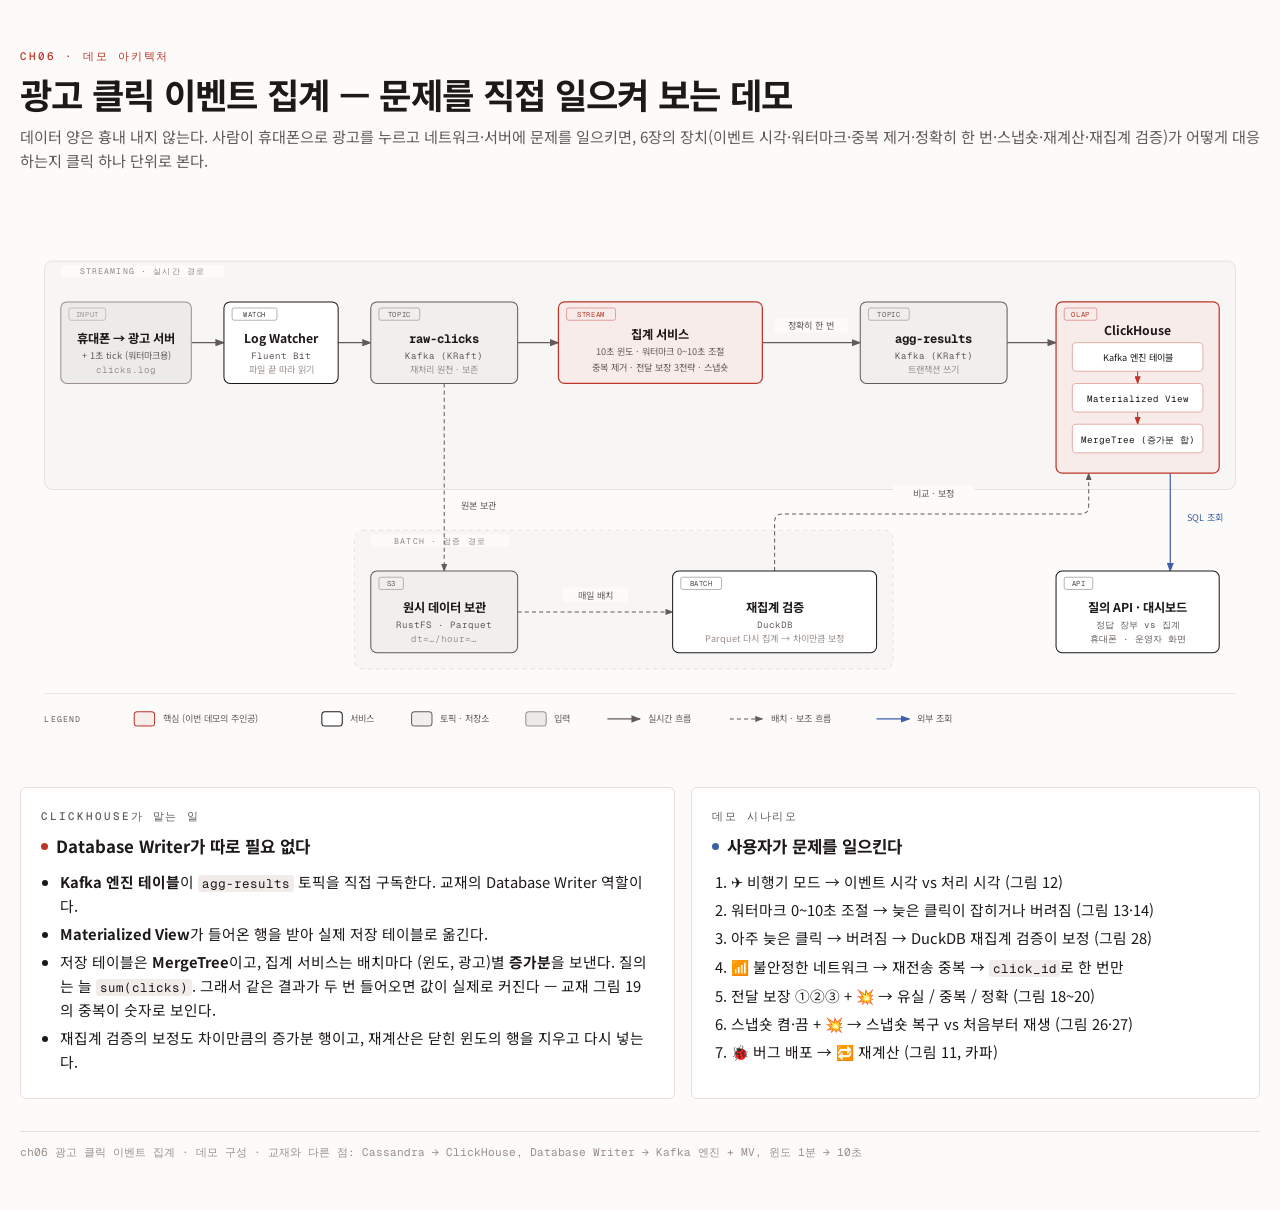
<file: ch06/demo-architecture.html>
<!DOCTYPE html>
<html lang="ko">
<head>
  <meta charset="UTF-8">
  <meta name="viewport" content="width=device-width, initial-scale=1.0">
  <title>광고 클릭 집계 데모</title>
  <link href="https://fonts.googleapis.com/css2?family=Noto+Sans+KR:wght@400;500;700&family=Geist+Mono:wght@400;500;600&display=swap" rel="stylesheet">
  <style>
    *, *::before, *::after { box-sizing: border-box; margin: 0; padding: 0; }
    :root {
      --paper: #fcfbfa;
      --surface: #ffffff;
      --ink: #1d1918;
      --muted: #635b57;
      --soft: #9b908a;
      --rule: #e8dfda;
      --accent: #bd3528;
      --link: #3D5FA8;
      --font-sans: 'Noto Sans KR', 'Apple SD Gothic Neo', system-ui, sans-serif;
      --font-mono: 'Geist Mono', ui-monospace, monospace;
    }
    body {
      font-family: var(--font-sans);
      background: var(--paper);
      color: var(--ink);
      padding: 3rem 1rem;
      line-height: 1.6;
    }
    .frame { max-width: 1240px; margin: 0 auto; }
    .eyebrow {
      font-family: var(--font-mono);
      font-size: 0.68rem;
      font-weight: 500;
      letter-spacing: 0.18em;
      text-transform: uppercase;
      color: var(--accent);
      margin-bottom: 0.5rem;
    }
    h1 { font-size: clamp(1.6rem, 2.4vw + 0.75rem, 2.2rem); font-weight: 700; letter-spacing: -0.02em; line-height: 1.2; }
    .sub { color: var(--muted); margin: 0.5rem 0 2rem; font-size: 0.95rem; }
    .scroll { overflow-x: auto; }
    svg { width: 100%; min-width: 960px; display: block; }
    .cards { display: grid; grid-template-columns: 1.15fr 1fr; gap: 1rem; margin-top: 2rem; }
    @media (max-width: 760px) { .cards { grid-template-columns: 1fr; } }
    .card { background: var(--surface); border: 1px solid var(--rule); border-radius: 6px; padding: 1.25rem; }
    .card .eyebrow { color: var(--muted); }
    .card h3 { font-size: 1.05rem; margin-bottom: 0.6rem; display: flex; align-items: center; gap: 0.5rem; }
    .dot { width: 7px; height: 7px; border-radius: 50%; display: inline-block; }
    .dot.accent { background: var(--accent); }
    .dot.link { background: var(--link); }
    .card ol, .card ul { padding-left: 1.2rem; font-size: 0.92rem; }
    .card li { margin: 0.3rem 0; }
    code { font-family: var(--font-mono); font-size: 0.85em; background: #f1ece9; padding: 0 0.3em; border-radius: 3px; }
    footer { margin-top: 2rem; padding-top: 0.75rem; border-top: 1px solid var(--rule); font-family: var(--font-mono); font-size: 0.7rem; color: var(--soft); }
  </style>
</head>
<body>
  <div class="frame">
    <p class="eyebrow">ch06 · 데모 아키텍처</p>
    <h1>광고 클릭 이벤트 집계 — 문제를 직접 일으켜 보는 데모</h1>
    <p class="sub">데이터 양은 흉내 내지 않는다. 사람이 휴대폰으로 광고를 누르고 네트워크·서버에 문제를 일으키면, 6장의 장치(이벤트 시각·워터마크·중복 제거·정확히 한 번·스냅숏·재계산·재집계 검증)가 어떻게 대응하는지 클릭 하나 단위로 본다.</p>

    <div class="scroll">
    <svg viewBox="0 0 1216 540" xmlns="http://www.w3.org/2000/svg" role="img" aria-labelledby="ch06-demo-title ch06-demo-desc">
      <title id="ch06-demo-title">광고 클릭 이벤트 집계 데모 아키텍처</title>
      <desc id="ch06-demo-desc">휴대폰 클릭이 광고 서버 로그와 Fluent Bit, Kafka를 거쳐 집계 서비스에서 10초 윈도로 집계되고, 결과 토픽을 ClickHouse가 Kafka 엔진으로 직접 받아 저장하며, 원시 이벤트는 RustFS에 Parquet로 보관했다가 DuckDB 배치가 매일 재집계해 ClickHouse 결과를 비교·보정하는 구조.</desc>
      <defs>
        <marker id="arrow" markerWidth="8" markerHeight="6" refX="7" refY="3" orient="auto"><polygon points="0 0, 8 3, 0 6" fill="#635b57"/></marker>
        <marker id="arrow-accent" markerWidth="8" markerHeight="6" refX="7" refY="3" orient="auto"><polygon points="0 0, 8 3, 0 6" fill="#bd3528"/></marker>
        <marker id="arrow-link" markerWidth="8" markerHeight="6" refX="7" refY="3" orient="auto"><polygon points="0 0, 8 3, 0 6" fill="#3D5FA8"/></marker>
      </defs>

      <rect width="100%" height="100%" fill="#fcfbfa"/>

      <!-- ===== Zones ===== -->
      <rect x="24" y="56" width="1168" height="224" rx="8" fill="rgba(29,25,24,0.02)" stroke="rgba(29,25,24,0.12)" stroke-width="0.8"/>
      <rect x="40" y="60" width="160" height="12" rx="2" fill="#fcfbfa"/>
      <text x="120" y="69" fill="rgba(29,25,24,0.50)" font-size="8" font-family="'Geist Mono', monospace" text-anchor="middle" letter-spacing="0.14em">STREAMING · 실시간 경로</text>

      <rect x="328" y="320" width="528" height="136" rx="8" fill="rgba(29,25,24,0.02)" stroke="rgba(29,25,24,0.12)" stroke-width="0.8" stroke-dasharray="4,4"/>
      <rect x="344" y="324" width="136" height="12" rx="2" fill="#fcfbfa"/>
      <text x="412" y="333" fill="rgba(29,25,24,0.50)" font-size="8" font-family="'Geist Mono', monospace" text-anchor="middle" letter-spacing="0.14em">BATCH · 검증 경로</text>

      <!-- ===== Arrows (drawn before nodes) ===== -->
      <line x1="168" y1="136" x2="200" y2="136" stroke="#635b57" stroke-width="1.2" marker-end="url(#arrow)"/>
      <line x1="312" y1="136" x2="344" y2="136" stroke="#635b57" stroke-width="1.2" marker-end="url(#arrow)"/>
      <line x1="488" y1="136" x2="528" y2="136" stroke="#635b57" stroke-width="1.2" marker-end="url(#arrow)"/>

      <line x1="728" y1="136" x2="824" y2="136" stroke="#635b57" stroke-width="1.2" marker-end="url(#arrow)"/>
      <rect x="740" y="112" width="72" height="14" rx="2" fill="#fcfbfa"/>
      <text x="776" y="123" fill="#635b57" font-size="9" font-family="'Noto Sans KR', sans-serif" text-anchor="middle">정확히 한 번</text>

      <line x1="968" y1="136" x2="1016" y2="136" stroke="#635b57" stroke-width="1.2" marker-end="url(#arrow)"/>

      <!-- ClickHouse -> Query API -->
      <line x1="1128" y1="264" x2="1128" y2="360" stroke="#3D5FA8" stroke-width="1.2" marker-end="url(#arrow-link)"/>
      <rect x="1136" y="300" width="52" height="14" rx="2" fill="#fcfbfa"/>
      <text x="1162" y="311" fill="#3D5FA8" font-size="9" font-family="'Noto Sans KR', sans-serif" text-anchor="middle">SQL 조회</text>

      <!-- raw-clicks -> RustFS -->
      <line x1="416" y1="176" x2="416" y2="360" stroke="#635b57" stroke-width="1" stroke-dasharray="4,3" marker-end="url(#arrow)"/>
      <rect x="424" y="288" width="52" height="14" rx="2" fill="#fcfbfa"/>
      <text x="450" y="299" fill="#635b57" font-size="9" font-family="'Noto Sans KR', sans-serif" text-anchor="middle">원본 보관</text>

      <!-- RustFS -> DuckDB -->
      <line x1="488" y1="400" x2="640" y2="400" stroke="#635b57" stroke-width="1" stroke-dasharray="4,3" marker-end="url(#arrow)"/>
      <rect x="532" y="376" width="64" height="14" rx="2" fill="#fcfbfa"/>
      <text x="564" y="387" fill="#635b57" font-size="9" font-family="'Noto Sans KR', sans-serif" text-anchor="middle">매일 배치</text>

      <!-- DuckDB -> ClickHouse (reconcile) -->
      <path d="M 740,360 V 312 Q 740,304 748,304 H 1040 Q 1048,304 1048,296 V 264" fill="none" stroke="#635b57" stroke-width="1" stroke-dasharray="4,3" marker-end="url(#arrow)"/>
      <rect x="856" y="276" width="80" height="14" rx="2" fill="#fcfbfa"/>
      <text x="896" y="287" fill="#635b57" font-size="9" font-family="'Noto Sans KR', sans-serif" text-anchor="middle">비교 · 보정</text>

      <!-- ===== Nodes ===== -->

      <!-- 1. Click Generator (input) -->
      <rect x="40" y="96" width="128" height="80" rx="6" fill="#fcfbfa"/>
      <rect x="40" y="96" width="128" height="80" rx="6" fill="rgba(99,91,87,0.10)" stroke="#9b908a" stroke-width="1"/>
      <rect x="48" y="102" width="36" height="12" rx="2" fill="transparent" stroke="rgba(155,144,138,0.6)" stroke-width="0.8"/>
      <text x="66" y="111" fill="#9b908a" font-size="7" font-family="'Geist Mono', monospace" text-anchor="middle" letter-spacing="0.08em">INPUT</text>
      <text x="104" y="136" fill="#1d1918" font-size="12" font-weight="700" font-family="'Noto Sans KR', sans-serif" text-anchor="middle">휴대폰 → 광고 서버</text>
      <text x="104" y="152" fill="#635b57" font-size="9" font-family="'Noto Sans KR', sans-serif" text-anchor="middle">+ 1초 tick (워터마크용)</text>
      <text x="104" y="166" fill="#9b908a" font-size="9" font-family="'Geist Mono', monospace" text-anchor="middle">clicks.log</text>

      <!-- 2. Fluent Bit (log watcher) -->
      <rect x="200" y="96" width="112" height="80" rx="6" fill="#fcfbfa"/>
      <rect x="200" y="96" width="112" height="80" rx="6" fill="#ffffff" stroke="#1d1918" stroke-width="1"/>
      <rect x="208" y="102" width="44" height="12" rx="2" fill="transparent" stroke="rgba(29,25,24,0.40)" stroke-width="0.8"/>
      <text x="230" y="111" fill="rgba(29,25,24,0.8)" font-size="7" font-family="'Geist Mono', monospace" text-anchor="middle" letter-spacing="0.08em">WATCH</text>
      <text x="256" y="136" fill="#1d1918" font-size="12" font-weight="700" font-family="'Noto Sans KR', sans-serif" text-anchor="middle">Log Watcher</text>
      <text x="256" y="152" fill="#635b57" font-size="9" font-family="'Geist Mono', monospace" text-anchor="middle">Fluent Bit</text>
      <text x="256" y="166" fill="#9b908a" font-size="9" font-family="'Noto Sans KR', sans-serif" text-anchor="middle">파일 끝 따라 읽기</text>

      <!-- 3. raw-clicks topic -->
      <rect x="344" y="96" width="144" height="80" rx="6" fill="#fcfbfa"/>
      <rect x="344" y="96" width="144" height="80" rx="6" fill="rgba(29,25,24,0.05)" stroke="#635b57" stroke-width="1"/>
      <rect x="352" y="102" width="40" height="12" rx="2" fill="transparent" stroke="rgba(99,91,87,0.5)" stroke-width="0.8"/>
      <text x="372" y="111" fill="#635b57" font-size="7" font-family="'Geist Mono', monospace" text-anchor="middle" letter-spacing="0.08em">TOPIC</text>
      <text x="416" y="136" fill="#1d1918" font-size="12" font-weight="700" font-family="'Geist Mono', monospace" text-anchor="middle">raw-clicks</text>
      <text x="416" y="152" fill="#635b57" font-size="9" font-family="'Geist Mono', monospace" text-anchor="middle">Kafka (KRaft)</text>
      <text x="416" y="166" fill="#9b908a" font-size="9" font-family="'Noto Sans KR', sans-serif" text-anchor="middle">재처리 원천 · 보존</text>

      <!-- 4. Aggregation Service (focal) -->
      <rect x="528" y="96" width="200" height="80" rx="6" fill="#fcfbfa"/>
      <rect x="528" y="96" width="200" height="80" rx="6" fill="rgba(189,53,40,0.07)" stroke="#bd3528" stroke-width="1.2"/>
      <rect x="536" y="102" width="48" height="12" rx="2" fill="transparent" stroke="rgba(189,53,40,0.5)" stroke-width="0.8"/>
      <text x="560" y="111" fill="#bd3528" font-size="7" font-family="'Geist Mono', monospace" text-anchor="middle" letter-spacing="0.08em">STREAM</text>
      <text x="628" y="132" fill="#1d1918" font-size="12" font-weight="700" font-family="'Noto Sans KR', sans-serif" text-anchor="middle">집계 서비스</text>
      <text x="628" y="148" fill="#635b57" font-size="9" font-family="'Noto Sans KR', sans-serif" text-anchor="middle">10초 윈도 · 워터마크 0~10초 조절</text>
      <text x="628" y="164" fill="#635b57" font-size="9" font-family="'Noto Sans KR', sans-serif" text-anchor="middle">중복 제거 · 전달 보장 3전략 · 스냅숏</text>

      <!-- 5. agg-results topic -->
      <rect x="824" y="96" width="144" height="80" rx="6" fill="#fcfbfa"/>
      <rect x="824" y="96" width="144" height="80" rx="6" fill="rgba(29,25,24,0.05)" stroke="#635b57" stroke-width="1"/>
      <rect x="832" y="102" width="40" height="12" rx="2" fill="transparent" stroke="rgba(99,91,87,0.5)" stroke-width="0.8"/>
      <text x="852" y="111" fill="#635b57" font-size="7" font-family="'Geist Mono', monospace" text-anchor="middle" letter-spacing="0.08em">TOPIC</text>
      <text x="896" y="136" fill="#1d1918" font-size="12" font-weight="700" font-family="'Geist Mono', monospace" text-anchor="middle">agg-results</text>
      <text x="896" y="152" fill="#635b57" font-size="9" font-family="'Geist Mono', monospace" text-anchor="middle">Kafka (KRaft)</text>
      <text x="896" y="166" fill="#9b908a" font-size="9" font-family="'Noto Sans KR', sans-serif" text-anchor="middle">트랜잭션 쓰기</text>

      <!-- 6. ClickHouse (focal, with internals) -->
      <rect x="1016" y="96" width="160" height="168" rx="6" fill="#fcfbfa"/>
      <rect x="1016" y="96" width="160" height="168" rx="6" fill="rgba(189,53,40,0.07)" stroke="#bd3528" stroke-width="1.2"/>
      <rect x="1024" y="102" width="32" height="12" rx="2" fill="transparent" stroke="rgba(189,53,40,0.5)" stroke-width="0.8"/>
      <text x="1040" y="111" fill="#bd3528" font-size="7" font-family="'Geist Mono', monospace" text-anchor="middle" letter-spacing="0.08em">OLAP</text>
      <text x="1096" y="128" fill="#1d1918" font-size="12" font-weight="700" font-family="'Noto Sans KR', sans-serif" text-anchor="middle">ClickHouse</text>
      <!-- internal chips -->
      <line x1="1096" y1="164" x2="1096" y2="176" stroke="#bd3528" stroke-width="1" marker-end="url(#arrow-accent)"/>
      <line x1="1096" y1="204" x2="1096" y2="216" stroke="#bd3528" stroke-width="1" marker-end="url(#arrow-accent)"/>
      <rect x="1032" y="136" width="128" height="28" rx="4" fill="#ffffff" stroke="rgba(189,53,40,0.45)" stroke-width="0.8"/>
      <text x="1096" y="154" fill="#1d1918" font-size="9" font-family="'Noto Sans KR', sans-serif" text-anchor="middle">Kafka 엔진 테이블</text>
      <rect x="1032" y="176" width="128" height="28" rx="4" fill="#ffffff" stroke="rgba(189,53,40,0.45)" stroke-width="0.8"/>
      <text x="1096" y="194" fill="#1d1918" font-size="9" font-family="'Geist Mono', monospace" text-anchor="middle">Materialized View</text>
      <rect x="1032" y="216" width="128" height="28" rx="4" fill="#ffffff" stroke="rgba(189,53,40,0.45)" stroke-width="0.8"/>
      <text x="1096" y="234" fill="#1d1918" font-size="9" font-family="'Geist Mono', monospace" text-anchor="middle">MergeTree (증가분 합)</text>

      <!-- 7. Query API + dashboard -->
      <rect x="1016" y="360" width="160" height="80" rx="6" fill="#fcfbfa"/>
      <rect x="1016" y="360" width="160" height="80" rx="6" fill="#ffffff" stroke="#1d1918" stroke-width="1"/>
      <rect x="1024" y="366" width="28" height="12" rx="2" fill="transparent" stroke="rgba(29,25,24,0.40)" stroke-width="0.8"/>
      <text x="1038" y="375" fill="rgba(29,25,24,0.8)" font-size="7" font-family="'Geist Mono', monospace" text-anchor="middle" letter-spacing="0.08em">API</text>
      <text x="1096" y="400" fill="#1d1918" font-size="12" font-weight="700" font-family="'Noto Sans KR', sans-serif" text-anchor="middle">질의 API · 대시보드</text>
      <text x="1096" y="416" fill="#635b57" font-size="9" font-family="'Geist Mono', monospace" text-anchor="middle">정답 장부 vs 집계</text>
      <text x="1096" y="430" fill="#635b57" font-size="9" font-family="'Geist Mono', monospace" text-anchor="middle">휴대폰 · 운영자 화면</text>

      <!-- 8. RustFS raw archive -->
      <rect x="344" y="360" width="144" height="80" rx="6" fill="#fcfbfa"/>
      <rect x="344" y="360" width="144" height="80" rx="6" fill="rgba(29,25,24,0.05)" stroke="#635b57" stroke-width="1"/>
      <rect x="352" y="366" width="24" height="12" rx="2" fill="transparent" stroke="rgba(99,91,87,0.5)" stroke-width="0.8"/>
      <text x="364" y="375" fill="#635b57" font-size="7" font-family="'Geist Mono', monospace" text-anchor="middle" letter-spacing="0.08em">S3</text>
      <text x="416" y="400" fill="#1d1918" font-size="12" font-weight="700" font-family="'Noto Sans KR', sans-serif" text-anchor="middle">원시 데이터 보관</text>
      <text x="416" y="416" fill="#635b57" font-size="9" font-family="'Geist Mono', monospace" text-anchor="middle">RustFS · Parquet</text>
      <text x="416" y="430" fill="#9b908a" font-size="9" font-family="'Geist Mono', monospace" text-anchor="middle">dt=…/hour=…</text>

      <!-- 9. DuckDB reconciliation -->
      <rect x="640" y="360" width="200" height="80" rx="6" fill="#fcfbfa"/>
      <rect x="640" y="360" width="200" height="80" rx="6" fill="#ffffff" stroke="#1d1918" stroke-width="1"/>
      <rect x="648" y="366" width="40" height="12" rx="2" fill="transparent" stroke="rgba(29,25,24,0.40)" stroke-width="0.8"/>
      <text x="668" y="375" fill="rgba(29,25,24,0.8)" font-size="7" font-family="'Geist Mono', monospace" text-anchor="middle" letter-spacing="0.08em">BATCH</text>
      <text x="740" y="400" fill="#1d1918" font-size="12" font-weight="700" font-family="'Noto Sans KR', sans-serif" text-anchor="middle">재집계 검증</text>
      <text x="740" y="416" fill="#635b57" font-size="9" font-family="'Geist Mono', monospace" text-anchor="middle">DuckDB</text>
      <text x="740" y="430" fill="#9b908a" font-size="9" font-family="'Noto Sans KR', sans-serif" text-anchor="middle">Parquet 다시 집계 → 차이만큼 보정</text>

      <!-- ===== Legend ===== -->
      <line x1="24" y1="480" x2="1192" y2="480" stroke="rgba(29,25,24,0.10)" stroke-width="0.8"/>
      <text x="24" y="508" fill="#635b57" font-size="8" font-family="'Geist Mono', monospace" letter-spacing="0.14em">LEGEND</text>

      <rect x="112" y="498" width="20" height="14" rx="3" fill="rgba(189,53,40,0.07)" stroke="#bd3528" stroke-width="1"/>
      <text x="140" y="508" fill="#635b57" font-size="9" font-family="'Noto Sans KR', sans-serif">핵심 (이번 데모의 주인공)</text>

      <rect x="296" y="498" width="20" height="14" rx="3" fill="#ffffff" stroke="#1d1918" stroke-width="1"/>
      <text x="324" y="508" fill="#635b57" font-size="9" font-family="'Noto Sans KR', sans-serif">서비스</text>

      <rect x="384" y="498" width="20" height="14" rx="3" fill="rgba(29,25,24,0.05)" stroke="#635b57" stroke-width="1"/>
      <text x="412" y="508" fill="#635b57" font-size="9" font-family="'Noto Sans KR', sans-serif">토픽 · 저장소</text>

      <rect x="496" y="498" width="20" height="14" rx="3" fill="rgba(99,91,87,0.10)" stroke="#9b908a" stroke-width="1"/>
      <text x="524" y="508" fill="#635b57" font-size="9" font-family="'Noto Sans KR', sans-serif">입력</text>

      <line x1="576" y1="505" x2="608" y2="505" stroke="#635b57" stroke-width="1.2" marker-end="url(#arrow)"/>
      <text x="616" y="508" fill="#635b57" font-size="9" font-family="'Noto Sans KR', sans-serif">실시간 흐름</text>

      <line x1="696" y1="505" x2="728" y2="505" stroke="#635b57" stroke-width="1" stroke-dasharray="4,3" marker-end="url(#arrow)"/>
      <text x="736" y="508" fill="#635b57" font-size="9" font-family="'Noto Sans KR', sans-serif">배치 · 보조 흐름</text>

      <line x1="840" y1="505" x2="872" y2="505" stroke="#3D5FA8" stroke-width="1.2" marker-end="url(#arrow-link)"/>
      <text x="880" y="508" fill="#635b57" font-size="9" font-family="'Noto Sans KR', sans-serif">외부 조회</text>
    </svg>
    </div>

    <div class="cards">
      <div class="card">
        <p class="eyebrow">ClickHouse가 맡는 일</p>
        <h3><span class="dot accent"></span>Database Writer가 따로 필요 없다</h3>
        <ul>
          <li><b>Kafka 엔진 테이블</b>이 <code>agg-results</code> 토픽을 직접 구독한다. 교재의 Database Writer 역할이다.</li>
          <li><b>Materialized View</b>가 들어온 행을 받아 실제 저장 테이블로 옮긴다.</li>
          <li>저장 테이블은 <b>MergeTree</b>이고, 집계 서비스는 배치마다 (윈도, 광고)별 <b>증가분</b>을 보낸다. 질의는 늘 <code>sum(clicks)</code>. 그래서 같은 결과가 두 번 들어오면 값이 실제로 커진다 — 교재 그림 19의 중복이 숫자로 보인다.</li>
          <li>재집계 검증의 보정도 차이만큼의 증가분 행이고, 재계산은 닫힌 윈도의 행을 지우고 다시 넣는다.</li>
        </ul>
      </div>
      <div class="card">
        <p class="eyebrow">데모 시나리오</p>
        <h3><span class="dot link"></span>사용자가 문제를 일으킨다</h3>
        <ol>
          <li>✈ 비행기 모드 → 이벤트 시각 vs 처리 시각 (그림 12)</li>
          <li>워터마크 0~10초 조절 → 늦은 클릭이 잡히거나 버려짐 (그림 13·14)</li>
          <li>아주 늦은 클릭 → 버려짐 → DuckDB 재집계 검증이 보정 (그림 28)</li>
          <li>📶 불안정한 네트워크 → 재전송 중복 → <code>click_id</code>로 한 번만</li>
          <li>전달 보장 ①②③ + 💥 → 유실 / 중복 / 정확 (그림 18~20)</li>
          <li>스냅숏 켬·끔 + 💥 → 스냅숏 복구 vs 처음부터 재생 (그림 26·27)</li>
          <li>🐞 버그 배포 → 🔁 재계산 (그림 11, 카파)</li>
        </ol>
      </div>
    </div>

    <footer>ch06 광고 클릭 이벤트 집계 · 데모 구성 · 교재와 다른 점: Cassandra → ClickHouse, Database Writer → Kafka 엔진 + MV, 윈도 1분 → 10초</footer>
  </div>
</body>
</html>
</file>
